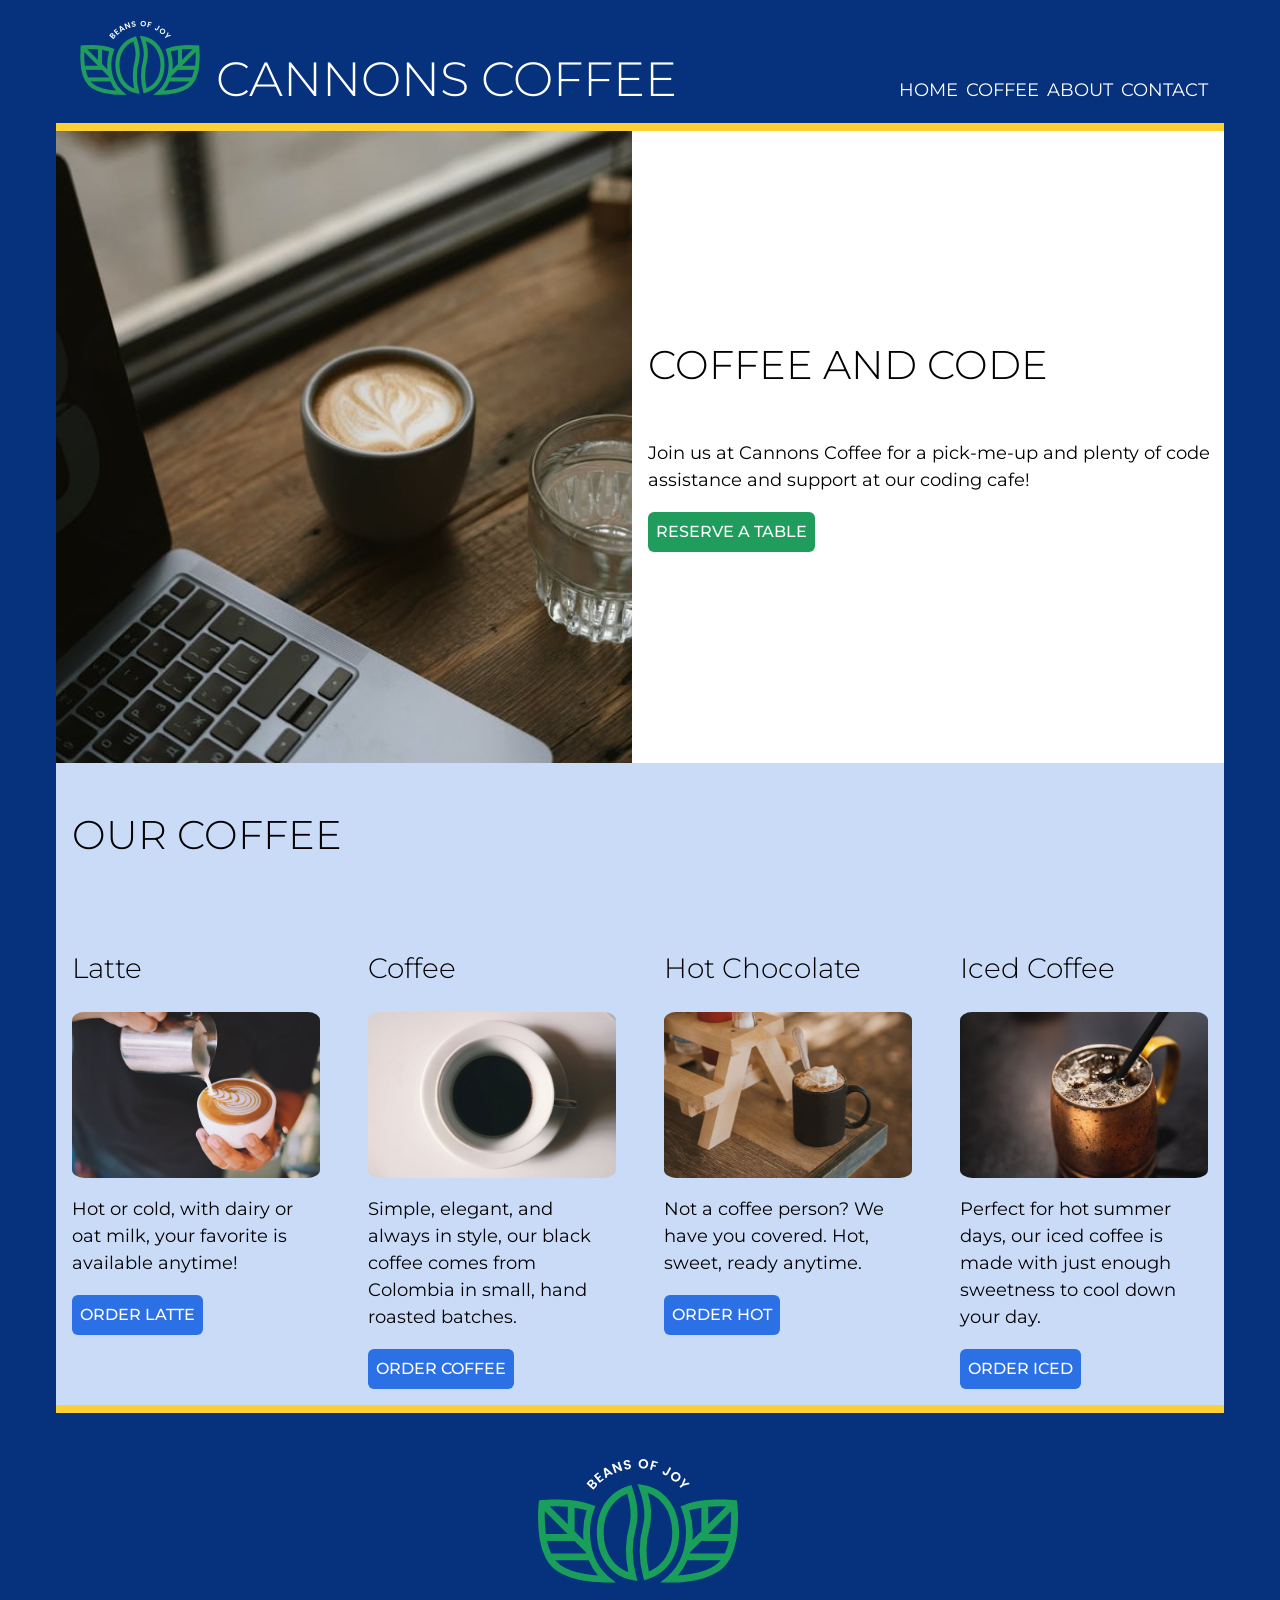
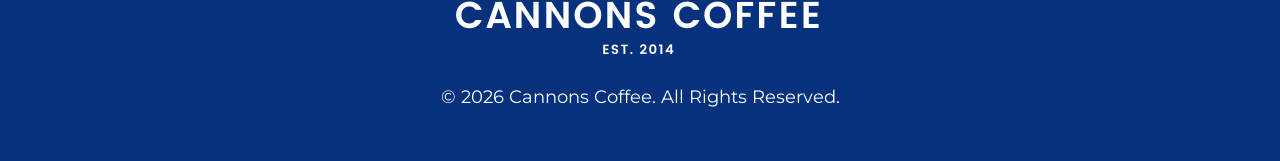
<file: index.html>
<!DOCTYPE html>
<html lang="en">

<head>
    <meta charset="UTF-8">
    <meta name="viewport" content="width=device-width, initial-scale=1.0">
    <title>Cannons Coffee</title>
    <link rel="stylesheet" href="css/styles.css">
</head>

<body>
    <div class="container">
        <header>
            <div class="brand">
                <img src="images/logo-nav.png" alt="Cannons Coffee Logo, Beans of Joy">
                <h1>Cannons Coffee</h1>
            </div>
            <nav>
                <ul>
                    <li><a href="index.html">home</a></li>
                    <li><a href="latte.html">coffee</a></li>
                    <li><a href="https://northboundcoffee.com/" target="_blank">about</a></li>
                    <li><a href="mailto:loriannrella@gmail.com">contact</a></li>
                </ul>
            </nav>
        </header>
        <main>
            <section class="sect1">
                <img src="images/coffee-computer.jpg" alt="Laptop with a cup of coffee and a glass of water">
                <div class="sect1content">
                    <h2>COFFEE AND CODE</h2>
                    <p>Join us at Cannons Coffee for a pick-me-up and plenty of code assistance and support at our
                        coding cafe!
                    </p>
                    <a class="btn-secondary" href="https://neal.fun/" target="_blank">reserve a table</a>
                </div>
            </section>
            <section class="sect2">
                <h2>OUR COFFEE</h2>

                <div class="card-wrapper">
                    <div class="card">
                        <h3>Latte</h3>
                        <img src="images/latte.jpg" alt="Coffee in a cup">
                        <p>Hot or cold, with dairy or oat milk, your favorite is available anytime!</p>
                        <a class="btn-primary" href="https://neal.fun" target="_blank">order latte</a>
                    </div>
                    <div class="card">
                        <h3>Coffee</h3>
                        <img src="images/coffee.jpg" alt="Coffee in a cup">
                        <p>Simple, elegant, and always in style, our black coffee comes from Colombia in small, hand
                            roasted batches.</p>
                        <a class="btn-primary" href="https://neal.fun" target="_blank">order coffee</a>
                    </div>

                    <div class="card">
                        <h3>Hot Chocolate</h3>
                        <img src="images/hotchoc.jpg" alt="Hot Chocolate in a cup with whipped cream">
                        <p>Not a coffee person? We have you covered. Hot, sweet, ready anytime.</p>
                        <a class="btn-primary" href="https://neal.fun" target="_blank">order hot</a>
                    </div>
                    <div class="card">
                        <h3>Iced Coffee</h3>
                        <img src="images/iced.jpg" alt="Iced coffee in a mug with a straw">
                        <p>Perfect for hot summer days, our iced coffee is made with just enough sweetness to
                            cool down your day.</p>
                        <a class="btn-primary" href="https://neal.fun" target="_blank">order iced</a>
                    </div>
                </div>
            </section>

        </main>
        <footer>
            <img src="images/logo-footer.png" alt="Cannons Coffee, Beans of Joy! Est. 2014">
            <p>&copy; 2026 Cannons Coffee. All Rights Reserved.</p>
        </footer>
    </div>
</body>

</html>
</file>
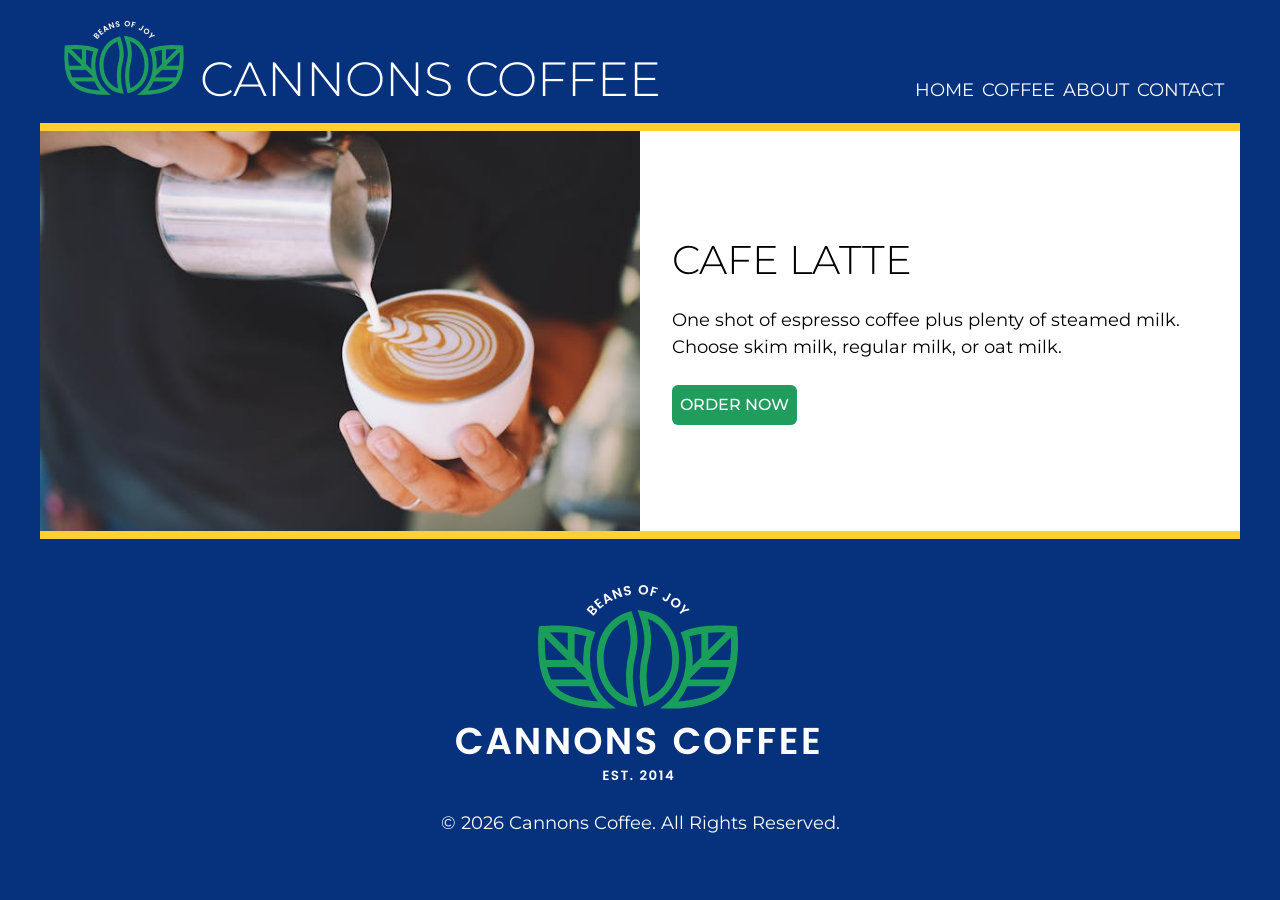
<file: latte.html>
<!DOCTYPE html>
<html lang="en">

<head>
    <meta charset="UTF-8">
    <meta name="viewport" content="width=device-width, initial-scale=1.0">
    <title>Cafe Latte | Cannons Coffee</title>
    <link rel="stylesheet" href="css/styles.css">
</head>

<body class="latte-page">
    <div class="container">
        <header>
            <div class="brand"><img src="images/logo-nav.png" alt="Cannons Coffee Logo, Beans of Joy">
                <h1>Cannons Coffee</h1>
            </div>
            <nav>
                <ul>
                    <li><a href="index.html">home</a></li>
                    <li><a href="latte.html">coffee</a></li>
                    <li><a href="https://northboundcoffee.com/" target="_blank">about</a></li>
                    <li><a href="mailto:loriannrella@gmail.com">contact</a></li>
                </ul>
            </nav>
        </header>
        <main>
            <section class="sect1">
                <img src="images/latte.jpg" alt="Coffee in a cup">

                <div class="sect1content">
                    <h2>CAFE LATTE</h2>
                    <p>One shot of espresso coffee plus plenty of steamed milk. Choose skim milk, regular milk, or oat
                        milk.
                    </p>
                    <a class="btn-secondary" href="https://neal.fun" target="_blank">order now</a>

                </div>

            </section>

        </main>
        <footer>
            <img src="images/logo-footer.png" alt="Cannons Coffee, Beans of Joy! Est. 2014">
            <p>&copy; 2026 Cannons Coffee. All Rights Reserved.</p>
        </footer>


    </div>
</body>

</html>
</file>
<file: css/styles.css>
/* BASIC FORMATTING */
@import url('https://fonts.googleapis.com/css2?family=Montserrat:ital,wght@0,100..900;1,100..900&display=swap');

html {
  box-sizing: border-box;
}
*,
*:before,
*:after {
  box-sizing: inherit;
}

:root {
  --black: #000000;
  --catalina: #06327d;
  --bluetiful: #2b70e4;
  --vegan: #209d5c;
  --sunglow: #ffd034;
  --white: #ffffff;
  --light-blue: #cadbf8;
   --font: "Montserrat", sans-serif;
}


body {
  font-family: var(--font);
  color: black;
  background-color: var(--catalina);
  font-size: 1.125rem;
  line-height: 1.5;
  margin: 0;
  padding: 0;
}

.container {
  max-width: 1200px; 
  padding: 0 1rem;
  margin: 0 auto;
}

h1 {
  color: var(--white);
  font-size: 3rem;
  line-height: 1.1667;
  font-weight: 300;
  text-transform: uppercase;
  margin: 0;
}

h2 {
font-size: 2.5rem;
line-height: 1.1667;
font-weight: 300;
text-transform: uppercase;
}

h3 {
font-size: 1.75rem;
line-height: 1.1667;
font-weight: 300;
}

.btn-primary {
  background-color: var(--bluetiful);
  color: var(--white);
}

.btn-secondary {
   background-color: var(--vegan);
   color: var(--white);
}

.btn-primary, 
.btn-secondary {
  display: inline-flex;
  align-items: center;
  justify-content: center;
  gap: 8px;
  padding: .5rem;
  border: none;
  border-radius: 6px;
  font-family: inherit;
  font-size: 16px;
  font-weight: 500;
  line-height: 1.5;
  text-decoration: none;
}
  
header {
  display: flex;
  justify-content: space-between;
  flex-direction: column;
  align-items: center;
  padding: 0;
  margin: 0;
}
  
nav ul { 
  display: flex;
  justify-content: center;
  flex-wrap: wrap;
  gap: 1rem;
  list-style-type: none; 
  padding: 0; 
  margin: 1rem 0 ;
}

.brand {
  display: flex;
  justify-content: center;
  align-items: flex-end;
  gap: 1rem;
  padding-top: 1rem;
}

a { 
    color: var(--white);
    text-decoration: none;
    text-transform: uppercase;
      }

main { 
  background-color: var(--light-blue);
}

.sect1 {
  display: grid;
  grid-template-columns: 1fr 1fr;
  background-color: var(--white);
  border-top: 8px solid var(--sunglow);
  align-items: center;
  padding: 1rem;
  gap: 1rem;
}

.sect1 img {
  display: block;
  width: 100%;
  height: auto;
  min-width: 0;

}

.sect1content h2 {
  margin-top: 0;
}

.sect1content {
  min-width: 0;
  display: flex;
  flex-direction: column;
  align-items: flex-start;
}

.sect2 {
  display: grid; 
  grid-template-columns: 1fr;
  background-color: var(--light-blue);
  border-bottom: 8px solid var(--sunglow);
  align-items: start;
}

.sect2 img {
  display: block;
  width: 100%;
  height: auto;
  min-width: 0;
  border-radius: 5%;
}

 .sect2 h2 {
  padding: 1rem;
}
 
.card {
  padding: 1rem;
}

footer {
   display: flex;
    justify-content: center;
    flex-direction: column;
    align-items: center;
    padding-top: 2rem;
    padding-bottom: 2rem;
    margin: 0;
    color: var(--white);

}


/* LATTE PAGE ONLY */
.latte-page .sect1 {
  display: grid;
  grid-template-columns: 1fr 1fr;
  align-items: stretch;
  gap: 1rem;
  padding: 1rem;
  background-color: var(--white);
  border-bottom: 8px solid var(--sunglow);
  border-top: 8px solid var(--sunglow);
}
.latte-page .container {
  padding: 0;
}

.latte-page .sect1 img {
  display: block;
  width: 100%;
  height: auto;
  padding: 0;
}

.latte-page .sect1content h2 {
  margin: 0 0 1.5rem;
}

.latte-page .sect1content p {
  margin: 0 0 1.5rem;
}

.latte-page .sect1content {
  min-width: 0;
  display: flex;
  flex-direction: column;
  justify-content: center;
  align-items: flex-start;
  padding: 0;
}

/* Mobile (Default) 0px - 649px */


/* Tablet 650px and up */
@media (min-width: 650px) and (max-width: 999px) {
 .card-wrapper {
  display: grid; 
  grid-template-columns: 1fr 1fr;
  gap: 1rem;
  }

 .sect1{
  padding: 1rem;
  justify-content: center;
  align-items: center;
  }    
}

/* Desktop 1000px and up */
@media  (min-width: 1000px) {
 header { 
  display: flex;
  flex-direction: row;
  justify-content: space-between;
  align-items: baseline;
  padding-left: .5rem;
  padding-right: .5rem;
 }
    
.brand { 
  display: flex;
  align-items: baseline;
  padding: 1rem;
 }
 
 .sect1 { 
  padding: 0;
 }

nav ul {
  display: flex;
  align-items: baseline;
  gap: .5rem;
  list-style: none;
  margin: 0;
  padding-right: .5rem;
 }
  
.card-wrapper {
  display: grid;
  grid-template-columns: repeat(4,1fr);
  gap: 1rem;
  }

 .latte-page .sect1 {
    grid-template-columns: 1fr 1fr;
    padding: 0;
    gap: 0;

  }

  .latte-page .sect1content {
    padding: 2rem;
  }
}
</file>
